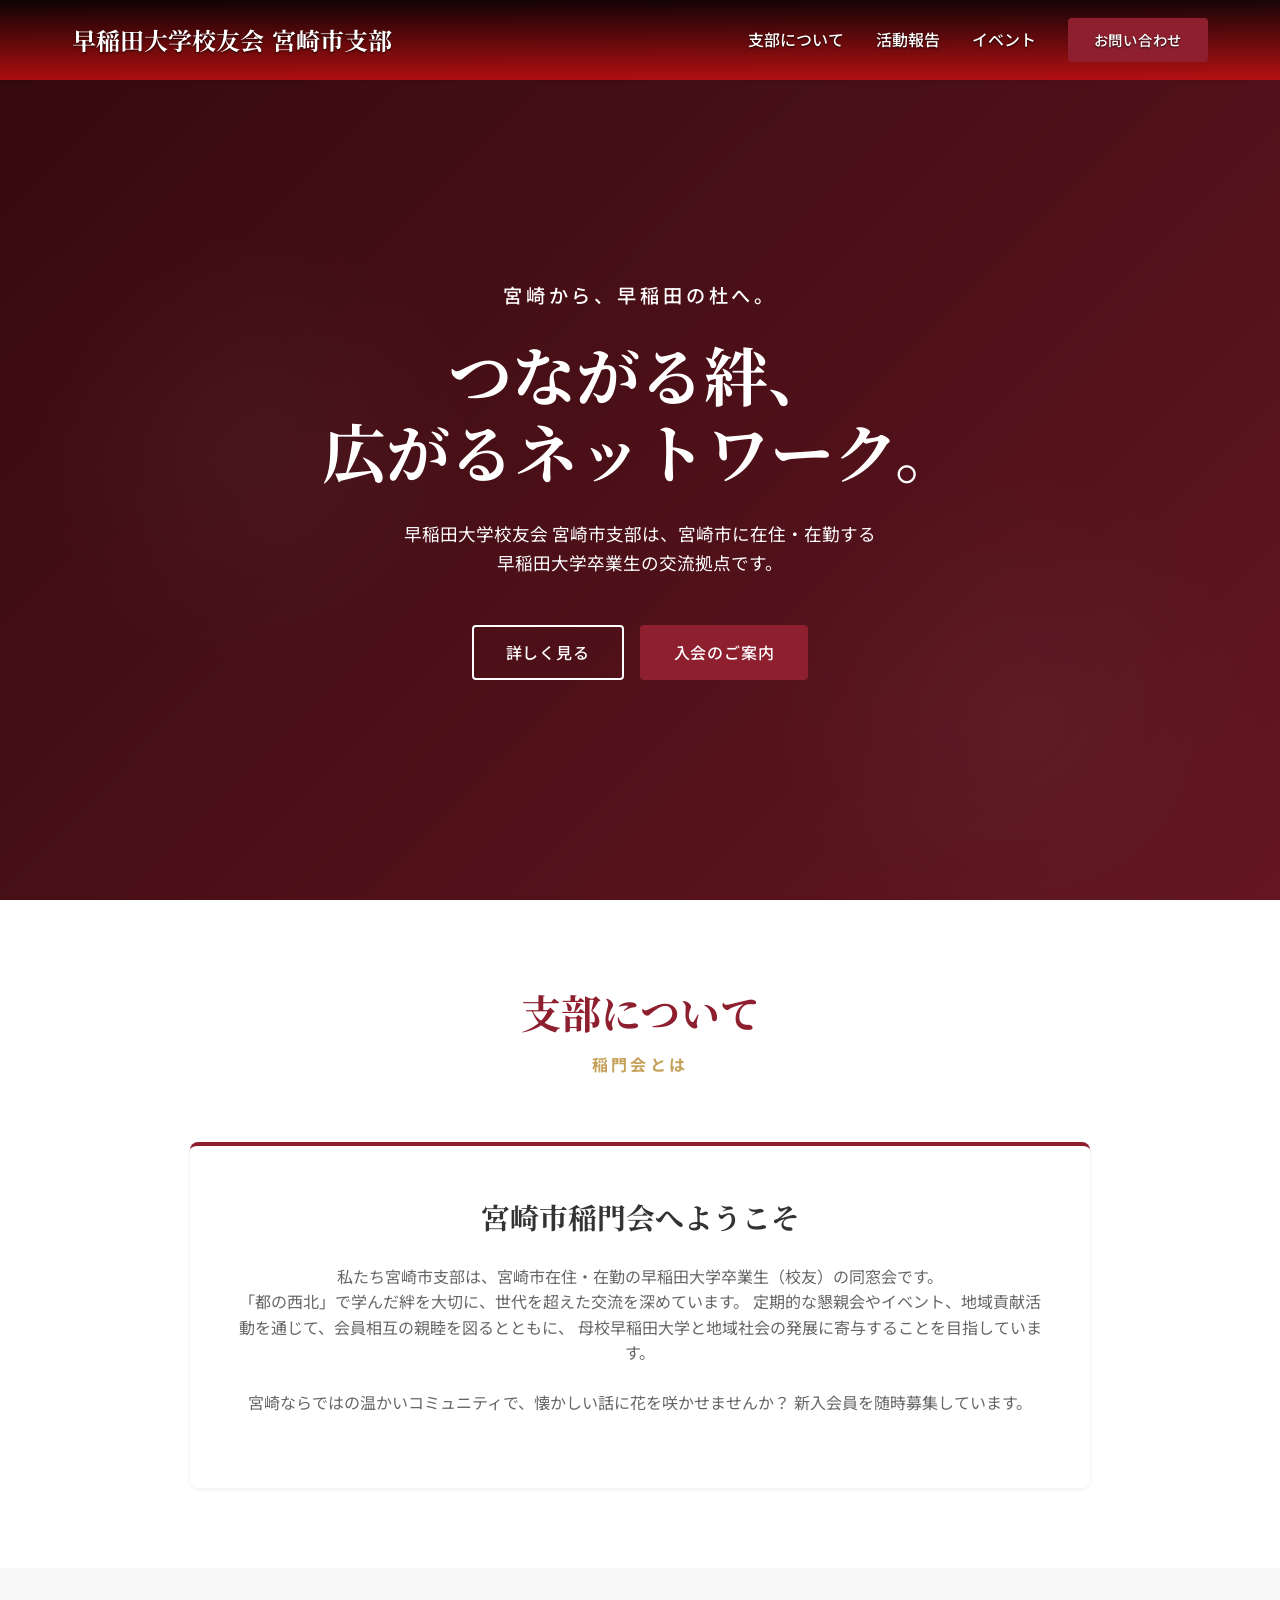
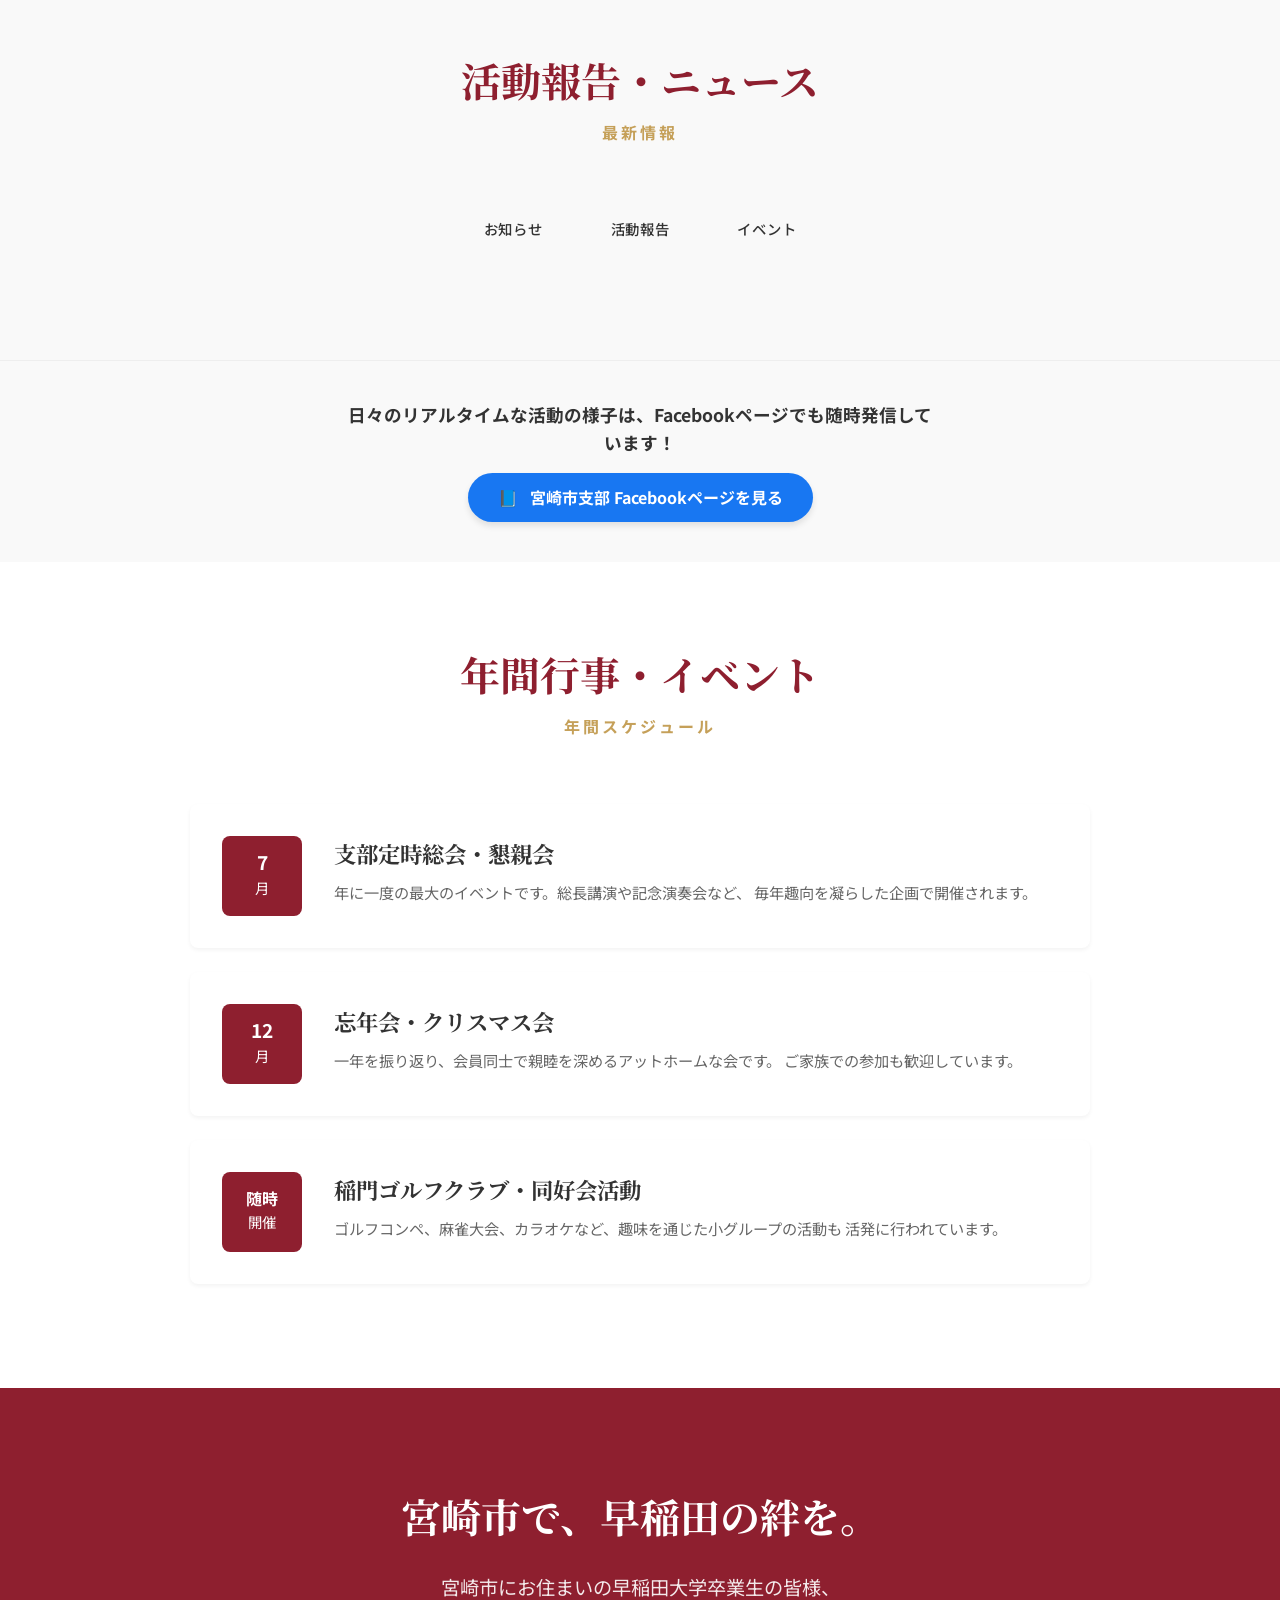
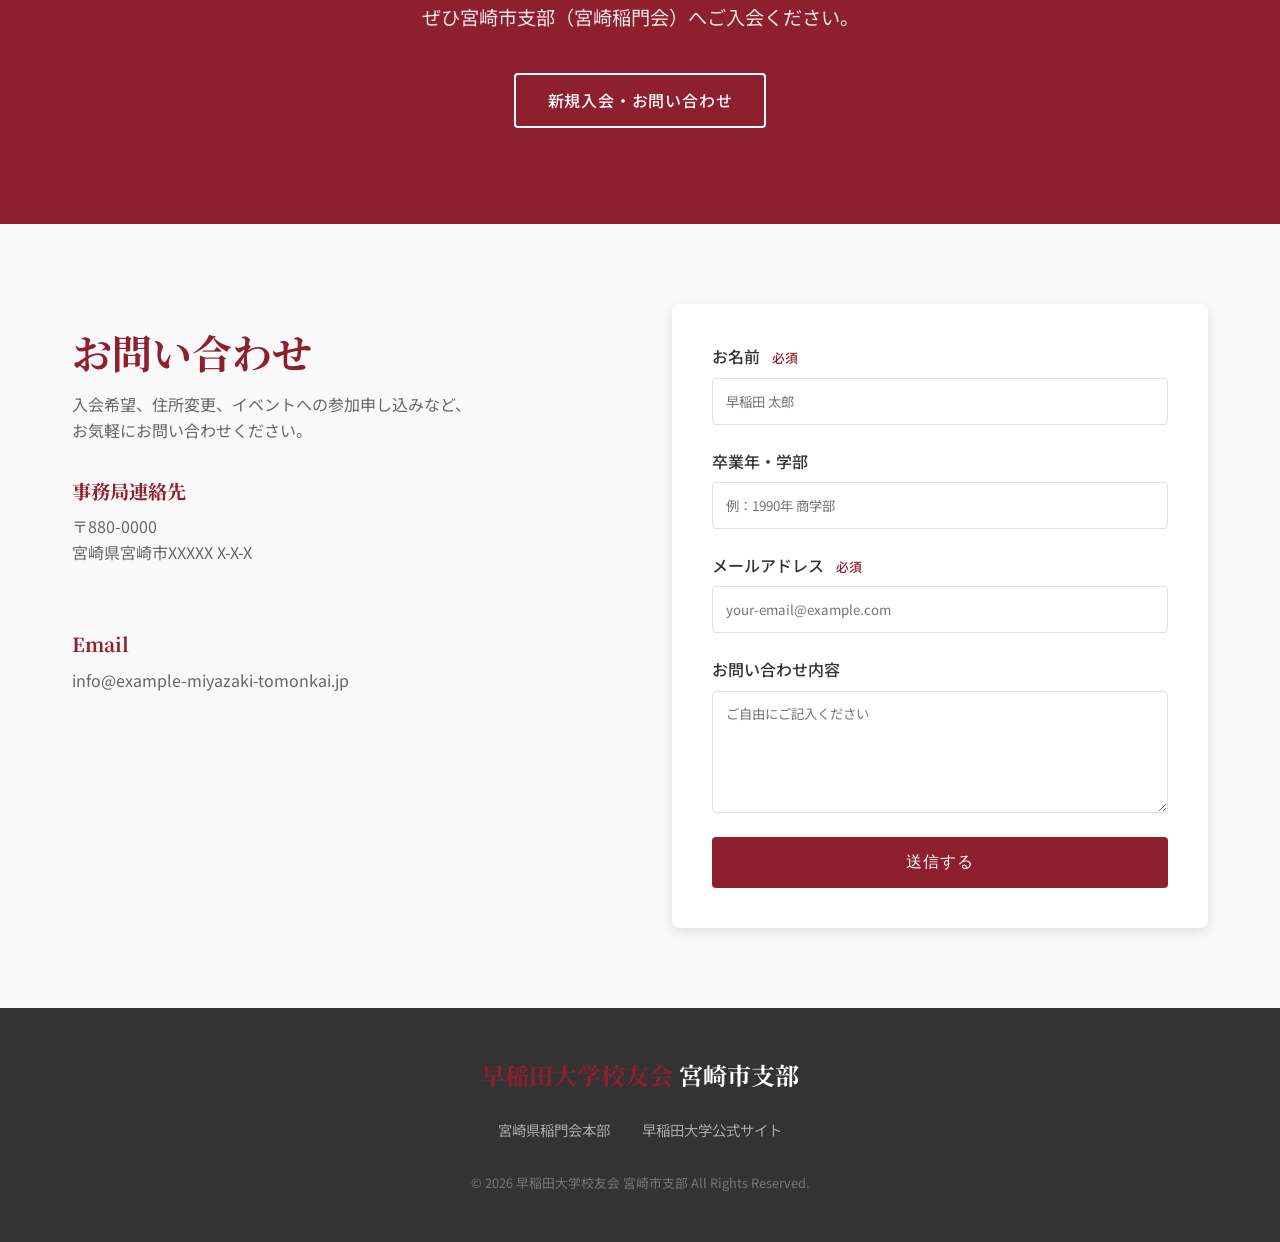
<file: index.html>
<head>
    <meta charset="UTF-8">
    <meta name="viewport" content="width=device-width, initial-scale=1.0">
    <title>早稲田大学校友会 宮崎市支部 | 公式サイト</title>
    <meta name="description" content="早稲田大学校友会宮崎市支部の公式ランディングページです。活動報告、イベント情報、入会案内など。">
    <link rel="preconnect" href="https://fonts.googleapis.com">
    <link rel="preconnect" href="https://fonts.gstatic.com" crossorigin>
    <link
        href="https://fonts.googleapis.com/css2?family=Noto+Sans+JP:wght@400;500;700&family=Noto+Serif+JP:wght@400;700&display=swap"
        rel="stylesheet">
    <link rel="stylesheet" href="style.css">
    <!-- <meta name="referrer" content="no-referrer"> -->
</head>

<body>
    <header id="header">
        <div class="container header-container">
            <div class="logo">
                <span class="waseda-red">早稲田大学校友会</span>
                <span class="branch-name">宮崎市支部</span>
            </div>
            <nav class="desktop-nav">
                <ul>
                    <li><a href="#about">支部について</a></li>
                    <li><a href="#news">活動報告</a></li>
                    <li><a href="#events">イベント</a></li>
                    <li><a href="#contact" class="btn btn-primary sm">お問い合わせ</a></li>
                </ul>
            </nav>
            <button class="mobile-menu-btn" aria-label="メニューを開く">
                <span></span>
                <span></span>
                <span></span>
            </button>
        </div>
        <div class="mobile-nav">
            <ul>
                <li><a href="#about">支部について</a></li>
                <li><a href="#news">活動報告</a></li>
                <li><a href="#events">イベント</a></li>
                <li><a href="#contact">お問い合わせ</a></li>
            </ul>
        </div>
    </header>

    <main>
        <section class="hero">
            <div class="hero-overlay"></div>
            <div class="container hero-content">
                <p class="hero-subtitle fade-in">宮崎から、早稲田の杜へ。</p>
                <h1 class="hero-title fade-in delay-1">つながる絆、<br>広がるネットワーク。</h1>
                <p class="hero-description fade-in delay-2">
                    早稲田大学校友会 宮崎市支部は、宮崎市に在住・在勤する<br>
                    早稲田大学卒業生の交流拠点です。
                </p>
                <div class="hero-buttons fade-in delay-3">
                    <a href="#about" class="btn btn-white">詳しく見る</a>
                    <a href="#contact" class="btn btn-primary">入会のご案内</a>
                </div>
            </div>
        </section>

        <section id="about" class="section about-section">
            <div class="container">
                <div class="section-header">
                    <h2 class="section-title">支部について</h2>
                    <p class="section-subtitle">稲門会とは</p>
                </div>
                <div class="about-content">
                    <div class="about-text">
                        <h3>宮崎市稲門会へようこそ</h3>
                        <p>
                            私たち宮崎市支部は、宮崎市在住・在勤の早稲田大学卒業生（校友）の同窓会です。<br>
                            「都の西北」で学んだ絆を大切に、世代を超えた交流を深めています。
                            定期的な懇親会やイベント、地域貢献活動を通じて、会員相互の親睦を図るとともに、
                            母校早稲田大学と地域社会の発展に寄与することを目指しています。
                        </p>
                        <p>
                            宮崎ならではの温かいコミュニティで、懐かしい話に花を咲かせませんか？
                            新入会員を随時募集しています。
                        </p>
                    </div>
                </div>
            </div>
        </section>

        <section id="news" class="section bg-light">
            <div class="container">
                <div class="section-header">
                    <h2 class="section-title">活動報告・ニュース</h2>
                    <p class="section-subtitle">最新情報</p>
                </div>
                <div class="news-categories" style="text-align:center; margin-bottom:2rem;">
                    <a href="category.html?cat=お知らせ" class="btn sm" style="margin:0 8px;">お知らせ</a>
                    <a href="category.html?cat=活動報告" class="btn sm" style="margin:0 8px;">活動報告</a>
                    <a href="category.html?cat=イベント告知" class="btn sm" style="margin:0 8px;">イベント</a>
                </div>
                <div id="news-list" class="news-grid">            
                </div>
            </div>
        </section>

        <section class="facebook-link-section" style="padding: 40px 20px; text-align: center; background-color: #f9f9f9; border-top: 1px solid #eee;">
        <div style="max-width: 600px; margin: 0 auto;">
            <p style="font-size: 1.1rem; color: #333; margin-bottom: 15px; font-weight: bold;">
            日々のリアルタイムな活動の様子は、Facebookページでも随時発信しています！
            </p>
            <a href="【ここに実際のFacebookページのURLを入れる】" target="_blank" rel="noopener noreferrer" style="display: inline-block; background-color: #1877F2; color: #ffffff; padding: 12px 30px; border-radius: 25px; text-decoration: none; font-weight: bold; font-size: 1rem; box-shadow: 0 4px 6px rgba(0,0,0,0.1); transition: background-color 0.3s;">
            <span style="margin-right: 8px;">📘</span> 宮崎市支部 Facebookページを見る
            </a>
        </div>
        </section>
        
        <section id="events" class="section">
            <div class="container">
                <div class="section-header">
                    <h2 class="section-title">年間行事・イベント</h2>
                    <p class="section-subtitle">年間スケジュール</p>
                </div>
                <div class="events-list">
                    <div class="event-item">
                        <div class="event-month">
                            <span class="month-en">7</span>
                            <span class="month-jp">月</span>
                        </div>
                        <div class="event-details">
                            <h3 class="event-name">支部定時総会・懇親会</h3>
                            <p class="event-desc">
                                年に一度の最大のイベントです。総長講演や記念演奏会など、
                                毎年趣向を凝らした企画で開催されます。
                            </p>
                        </div>
                    </div>
                    <div class="event-item">
                        <div class="event-month">
                            <span class="month-en">12</span>
                            <span class="month-jp">月</span>
                        </div>
                        <div class="event-details">
                            <h3 class="event-name">忘年会・クリスマス会</h3>
                            <p class="event-desc">
                                一年を振り返り、会員同士で親睦を深めるアットホームな会です。
                                ご家族での参加も歓迎しています。
                            </p>
                        </div>
                    </div>
                    <div class="event-item">
                        <div class="event-month">
                            <span class="month-en" style="font-size: 1rem;">随時</span>
                            <span class="month-jp">開催</span>
                        </div>
                        <div class="event-details">
                            <h3 class="event-name">稲門ゴルフクラブ・同好会活動</h3>
                            <p class="event-desc">
                                ゴルフコンペ、麻雀大会、カラオケなど、趣味を通じた小グループの活動も
                                活発に行われています。
                            </p>
                        </div>
                    </div>
                </div>
            </div>
        </section>

        <section id="cta" class="cta-section">
            <div class="container">
                <h2>宮崎市で、早稲田の絆を。</h2>
                <p>宮崎市にお住まいの早稲田大学卒業生の皆様、<br>ぜひ宮崎市支部（宮崎稲門会）へご入会ください。</p>
                <a href="#contact" class="btn btn-white btn-large">新規入会・お問い合わせ</a>
            </div>
        </section>

        <section id="contact" class="section bg-light">
            <div class="container contact-container">
                <div class="contact-info">
                    <h2 class="section-title">お問い合わせ</h2>
                    <p>
                        入会希望、住所変更、イベントへの参加申し込みなど、<br>
                        お気軽にお問い合わせください。
                    </p>
                    <div class="contact-methods">
                        <div class="contact-method">
                            <h3>事務局連絡先</h3>
                            <p>〒880-0000<br>宮崎県宮崎市XXXXX X-X-X</p>
                        </div>
                        <div class="contact-method">
                            <h3>Email</h3>
                            <p>info@example-miyazaki-tomonkai.jp</p>
                        </div>
                    </div>
                </div>
                <div class="contact-form-wrapper">
                    <form class="contact-form" onsubmit="event.preventDefault(); alert('デモサイトのため送信されません');">
                        <div class="form-group">
                            <label for="name">お名前 <span class="required">必須</span></label>
                            <input type="text" id="name" placeholder="早稲田 太郎" required>
                        </div>
                        <div class="form-group">
                            <label for="grad-year">卒業年・学部</label>
                            <input type="text" id="grad-year" placeholder="例：1990年 商学部">
                        </div>
                        <div class="form-group">
                            <label for="email">メールアドレス <span class="required">必須</span></label>
                            <input type="email" id="email" placeholder="your-email@example.com" required>
                        </div>
                        <div class="form-group">
                            <label for="message">お問い合わせ内容</label>
                            <textarea id="message" rows="5" placeholder="ご自由にご記入ください"></textarea>
                        </div>
                        <button type="submit" class="btn btn-primary full-width">送信する</button>
                    </form>
                </div>
            </div>
        </section>
    </main>

    <footer>
        <div class="container footer-container">
            <div class="footer-logo">
                <span class="waseda-red">早稲田大学校友会</span> 宮崎市支部
            </div>
            <div class="footer-links">
                <a href="http://mz10mon.jpn.org/" target="_blank">宮崎県稲門会本部</a>
                <a href="https://www.waseda.jp/" target="_blank">早稲田大学公式サイト</a>
            </div>
            <p class="copyright">&copy; 2026 早稲田大学校友会 宮崎市支部 All Rights Reserved.</p>
        </div>
    </footer>

    <script src="script.js"></script>
</body>

</html>
</file>
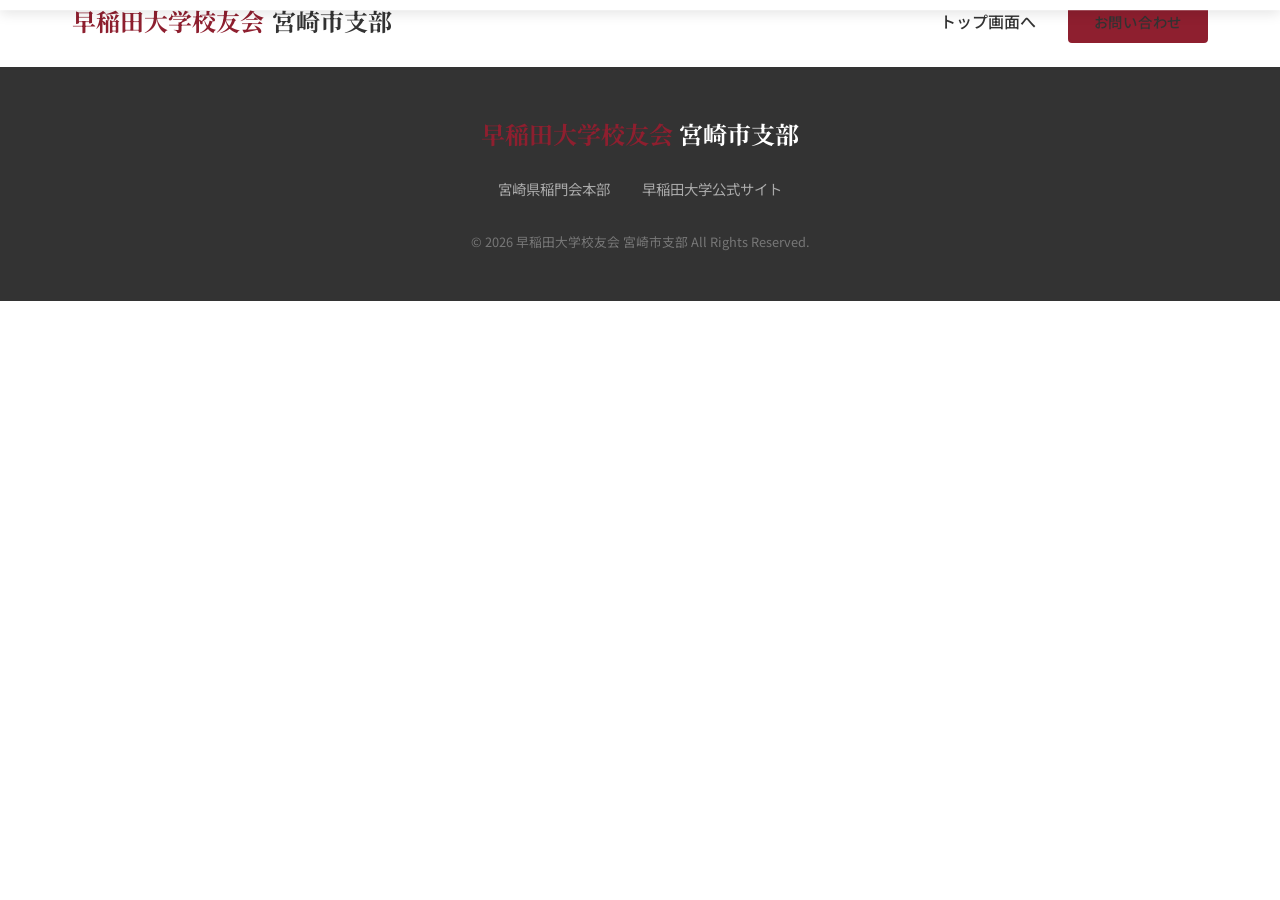
<file: category.html>
<!DOCTYPE html>
<html lang="ja">
<head>
    <meta charset="UTF-8">
    <meta name="viewport" content="width=device-width, initial-scale=1.0">
    <title>カテゴリー別記事一覧 | 早稲田大学校友会 宮崎市支部</title>
    <link rel="preconnect" href="https://fonts.googleapis.com">
    <link rel="preconnect" href="https://fonts.gstatic.com" crossorigin>
    <link
        href="https://fonts.googleapis.com/css2?family=Noto+Sans+JP:wght@400;500;700&family=Noto+Serif+JP:wght@400;700&display=swap"
        rel="stylesheet">
    <link rel="stylesheet" href="style.css">
</head>

<body>
    <header>
        <div class="container header-container">
            <div class="logo">
                <span class="waseda-red">早稲田大学校友会</span>
                <span class="branch-name">宮崎市支部</span>
            </div>
            <nav class="desktop-nav">
                <ul>
                    <li><a href="index.html">トップ画面へ</a></li>
                    <li><a href="index.html#contact" class="btn btn-primary sm">お問い合わせ</a></li>
                </ul>
            </nav>
            <button class="mobile-menu-btn" aria-label="メニューを開く">
                <span></span>
                <span></span>
                <span></span>
            </button>
        </div>
        <div class="mobile-nav">
            <ul>
                <li><a href="index.html">トップ画面へ</a></li>
                <li><a href="index.html#contact">お問い合わせ</a></li>
            </ul>
        </div>
    </header>

    <main class="container">
        <h1 id="category-title"></h1>
        <div id="category-list" class="news-grid"></div>
    </main>

    <footer>
        <div class="container footer-container">
            <div class="footer-logo">
                <span class="waseda-red">早稲田大学校友会</span> 宮崎市支部
            </div>
            <div class="footer-links">
                <a href="http://mz10mon.jpn.org/" target="_blank">宮崎県稲門会本部</a>
                <a href="https://www.waseda.jp/" target="_blank">早稲田大学公式サイト</a>
            </div>
            <p class="copyright">&copy; 2026 早稲田大学校友会 宮崎市支部 All Rights Reserved.</p>
        </div>
    </footer>

    <script src="script.js"></script>
    <script src="category.js?v=2"></script>
</body>
</html>
</file>
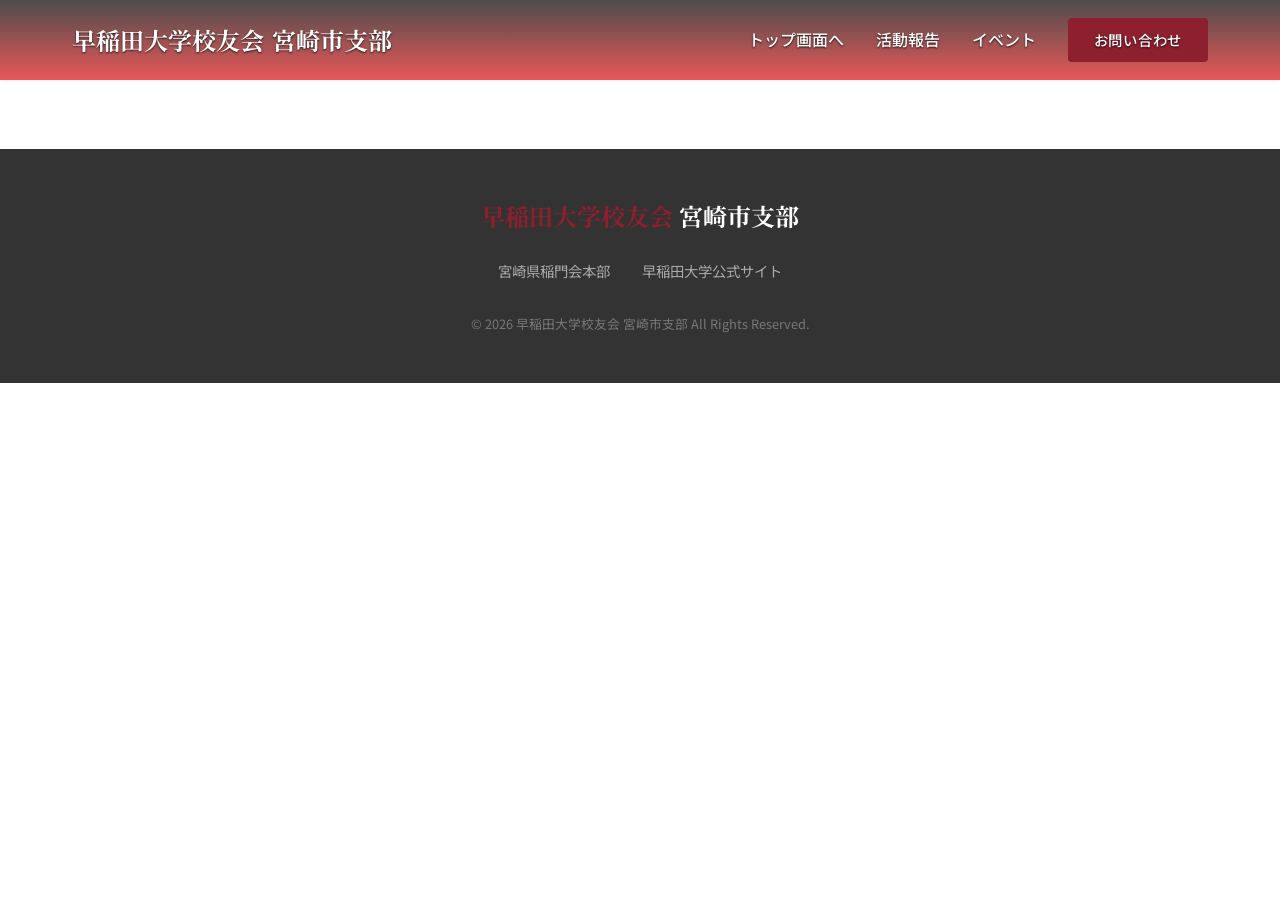
<file: news.html>
<!DOCTYPE html>
<html lang="ja">
<head>
    <meta charset="UTF-8">
    <meta name="viewport" content="width=device-width, initial-scale=1.0">
    <title>記事詳細 | 早稲田大学校友会 宮崎市支部</title> 
    <link rel="preconnect" href="https://fonts.googleapis.com">
    <link rel="preconnect" href="https://fonts.gstatic.com" crossorigin>
    <link
        href="https://fonts.googleapis.com/css2?family=Noto+Sans+JP:wght@400;500;700&family=Noto+Serif+JP:wght@400;700&display=swap"
        rel="stylesheet">
    <link rel="stylesheet" href="style.css">
</head>

<body>
    <header id="header">
        <div class="container header-container">
            <div class="logo">
                <span class="waseda-red">早稲田大学校友会</span>
                <span class="branch-name">宮崎市支部</span>
            </div>
            <nav class="desktop-nav">
                <ul>
                    <li><a href="index.html">トップ画面へ</a></li> 
                    <li><a href="index.html#news">活動報告</a></li>
                    <li><a href="index.html#events">イベント</a></li>
                    <li><a href="index.html#contact" class="btn btn-primary sm">お問い合わせ</a></li>
                </ul>
            </nav>
            <button class="mobile-menu-btn" aria-label="メニューを開く">
                <span></span>
                <span></span>
                <span></span>
            </button>
        </div>
        <div class="mobile-nav">
            <ul>
                <li><a href="index.html">トップ画面へ</a></li>
                <li><a href="index.html#news">活動報告</a></li>
                <li><a href="index.html#events">イベント</a></li>
                <li><a href="index.html#contact">お問い合わせ</a></li>
            </ul>
        </div>
    </header>

    <main class="container">
        <article id="news-article">
            <br><br><br>
            <h2 id="article-title"></h2>
            <p id="article-date"></p> 
            <!-- <img src="images/${item.image}" alt="" style="max-width:100%; margin:20px 0;"> -->
            <img id="article-image" alt="" style="max-width:100%; margin:20px 0;">
            <div id="article-body" style="margin-left: auto; margin-right: auto;"></div>
            <br>
        </article>
    </main>

    <footer>
        <div class="container footer-container">
            <div class="footer-logo">
                <span class="waseda-red">早稲田大学校友会</span> 宮崎市支部
            </div>
            <div class="footer-links">
                <a href="http://mz10mon.jpn.org/" target="_blank">宮崎県稲門会本部</a>
                <a href="https://www.waseda.jp/" target="_blank">早稲田大学公式サイト</a>
            </div>
            <p class="copyright">&copy; 2026 早稲田大学校友会 宮崎市支部 All Rights Reserved.</p>
        </div>
    </footer>

    <script src="script.js"></script>
    <script src="news.js"></script>
</body>
</html>

</html>
</file>
<file: style.css>
/* CSS Variables */
:root {
    --text-primary: #333333;
    --text-secondary: #666666;
    --waseda-maroon: #8E1F2F;
    /* Official-ish Waseda Maroon */
    --waseda-red-light: #A52A3C;
    --bg-light: #F9F9F9;
    --bg-white: #FFFFFF;
    --border-color: #E0E0E0;
    --gold-accent: #C5A059;
    /* Complimentary gold/beige */
    --shadow-sm: 0 2px 4px rgba(0, 0, 0, 0.05);
    --shadow-md: 0 4px 12px rgba(0, 0, 0, 0.1);
    --font-sans: 'Noto Sans JP', sans-serif;
    --font-serif: 'Noto Serif JP', serif;
    --container-width: 1200px;
}

/* Reset & Base Styles */
* {
    margin: 0;
    padding: 0;
    box-sizing: border-box;
}

html {
    scroll-behavior: smooth;
}

body {
    font-family: var(--font-sans);
    color: var(--text-primary);
    line-height: 1.6;
    background-color: var(--bg-white);
}

a {
    text-decoration: none;
    color: inherit;
    transition: all 0.3s ease;
}

ul {
    list-style: none;
}

img {
    max-width: 100%;
    height: auto;
}

.container {
    max-width: var(--container-width);
    margin: 0 auto;
    padding: 0 2rem;
}

/* Buttons */
.btn {
    display: inline-block;
    padding: 0.8rem 2rem;
    border-radius: 4px;
    font-weight: 500;
    text-align: center;
    cursor: pointer;
    font-size: 1rem;
    letter-spacing: 0.05em;
}

.btn-primary {
    background-color: var(--waseda-maroon);
    color: white;
    border: 2px solid var(--waseda-maroon);
}

.btn-primary:hover {
    background-color: var(--waseda-red-light);
    border-color: var(--waseda-red-light);
}

.btn-white {
    background-color: transparent;
    color: white;
    border: 2px solid white;
}

.btn-white:hover {
    background-color: white;
    color: var(--waseda-maroon);
}

.btn.sm {
    padding: 0.5rem 1.5rem;
    font-size: 0.9rem;
}

.btn.full-width {
    width: 100%;
}

.section {
    padding: 5rem 0;
}

.bg-light {
    background-color: var(--bg-light);
}

/* Typography Helpers */
.waseda-red {
    color: var(--waseda-maroon);
}

.section-header {
    text-align: center;
    margin-bottom: 4rem;
}

.section-title {
    font-family: var(--font-serif);
    font-size: 2.5rem;
    color: var(--waseda-maroon);
    margin-bottom: 0.5rem;
}

.section-subtitle {
    font-family: var(--font-sans);
    font-size: 1rem;
    color: var(--gold-accent);
    text-transform: uppercase;
    letter-spacing: 0.2em;
    font-weight: 700;
}

/* Header */
#header {
    position: fixed;
    top: 0;
    left: 0;
    width: 100%;
    /* Dark overlay and fallback color added for visibility */
    background-color: var(--waseda-maroon);
    background: linear-gradient(rgba(0, 0, 0, 0.7), rgba(223, 16, 16, 0.7)) repeat;
    /* background: linear-gradient(rgba(0, 0, 0, 0.7), rgba(0, 0, 0, 0.7)), url('morihe.jpg') repeat; */
    box-shadow: var(--shadow-sm);
    z-index: 1000;
    height: 80px;
    display: flex;
    align-items: center;
}

/* Ensure header text is visible on dark background */
#header .logo .branch-name,
#header .logo .waseda-red,
#header .desktop-nav a {
    color: white;
    text-shadow: 0 1px 2px rgba(0, 0, 0, 0.8);
}

#header .desktop-nav a:hover {
    color: var(--gold-accent);
}

#header .mobile-menu-btn span {
    background-color: white;
    box-shadow: 0 1px 2px rgba(0, 0, 0, 0.8);
}

.header-container {
    display: flex;
    justify-content: space-between;
    align-items: center;
    width: 100%;
}

.logo {
    font-family: var(--font-serif);
    font-size: 1.5rem;
    font-weight: 700;
    display: flex;
    align-items: center;
    gap: 0.5rem;
}

.logo .branch-name {
    color: var(--text-primary);
}

.desktop-nav ul {
    display: flex;
    gap: 2rem;
    align-items: center;
}

.desktop-nav a {
    font-weight: 500;
    color: var(--text-primary);
}

.desktop-nav a:hover {
    color: var(--waseda-maroon);
}

.mobile-menu-btn {
    display: none;
    background: none;
    border: none;
    cursor: pointer;
    flex-direction: column;
    gap: 5px;
}

.mobile-menu-btn span {
    display: block;
    width: 25px;
    height: 2px;
    background-color: var(--text-primary);
    transition: 0.3s;
}

.mobile-nav {
    position: fixed;
    top: 80px;
    left: 0;
    width: 100%;
    background-color: white;
    padding: 2rem;
    box-shadow: var(--shadow-md);
    transform: translateY(-150%);
    transition: transform 0.3s ease;
    z-index: 999;
}

.mobile-nav.active {
    transform: translateY(0);
}

.mobile-nav ul {
    display: flex;
    flex-direction: column;
    gap: 1.5rem;
    text-align: center;
}

/* Hero Section */
.hero {
    position: relative;
    height: 100vh;
    min-height: 600px;
    display: flex;
    align-items: center;
    justify-content: center;
    text-align: center;
    color: white;
    /* Premium Waseda Gradient Fallback */
    background: linear-gradient(135deg, #4A0E15 0%, #8E1F2F 100%);
    overflow: hidden;
}

/* Add a subtle pattern overlay if possible, or just keeping clean gradient */
.hero::before {
    content: '';
    position: absolute;
    top: 0;
    left: 0;
    right: 0;
    bottom: 0;
    background-image:
        radial-gradient(circle at 20% 50%, rgba(255, 255, 255, 0.05) 0%, transparent 20%),
        radial-gradient(circle at 80% 80%, rgba(255, 255, 255, 0.05) 0%, transparent 20%);
    z-index: 1;
}

.hero-overlay {
    position: absolute;
    top: 0;
    left: 0;
    width: 100%;
    height: 100%;
    background: rgba(0, 0, 0, 0.3);
    z-index: 2;
}

.hero-content {
    position: relative;
    z-index: 3;
    padding-top: 60px;
    /* Offset fixed header */
}

.hero-subtitle {
    font-size: 1.2rem;
    letter-spacing: 0.2em;
    margin-bottom: 1.5rem;
    font-weight: 500;
}

.hero-title {
    font-family: var(--font-serif);
    font-size: 4rem;
    line-height: 1.2;
    margin-bottom: 2rem;
    font-weight: 700;
}

.hero-description {
    font-size: 1.1rem;
    margin-bottom: 3rem;
    opacity: 0.9;
}

.hero-buttons {
    display: flex;
    gap: 1rem;
    justify-content: center;
}

/* Animations */
.fade-in {
    opacity: 0;
    transform: translateY(20px);
    animation: fadeIn 0.8s forwards;
}

.delay-1 {
    animation-delay: 0.2s;
}

.delay-2 {
    animation-delay: 0.4s;
}

.delay-3 {
    animation-delay: 0.6s;
}

@keyframes fadeIn {
    to {
        opacity: 1;
        transform: translateY(0);
    }
}

/* About Section */
.about-content {
    background-color: white;
    border-radius: 8px;
    padding: 3rem;
    box-shadow: var(--shadow-sm);
    max-width: 900px;
    margin: 0 auto;
    text-align: center;
    border-top: 4px solid var(--waseda-maroon);
}

.about-text h3 {
    font-family: var(--font-serif);
    font-size: 1.8rem;
    margin-bottom: 1.5rem;
    color: var(--text-primary);
}

.about-text p {
    margin-bottom: 1.5rem;
    color: var(--text-secondary);
}

/* News Section */
/* ===== NEWS CARD ===== */

.news-grid {
  display: grid;
  grid-template-columns: repeat(auto-fit, minmax(280px, 1fr));
  gap: 28px;
  margin-top: 24px;
}

.news-card {
  background: #fff;
  border-radius: 10px;
  overflow: hidden;
  box-shadow: 0 3px 8px rgba(0,0,0,0.15);
  transition: transform 0.25s ease, box-shadow 0.25s ease;
}

.news-card:hover {
  transform: translateY(-6px);
  box-shadow: 0 6px 14px rgba(0,0,0,0.22);
}

/* 画像 */
.news-card img {
  width: 100%;
  height: 180px;
  object-fit: cover;
}

/* タイトル */
.news-card h3 {
  font-size: 1.25rem;
  margin: 14px;
  color: #333;
  font-weight: 600;
  line-height: 1.4;
}

/* 日付 */
.news-card .date {
  margin: 0 14px;
  font-size: 0.9rem;
  color: #666;
}

/* 概要 */
.news-card p {
  margin: 14px;
  color: #444;
  line-height: 1.7;
}

/* リンク */
.news-card .more {
  display: inline-block;
  margin: 14px;
  padding: 8px 14px;
  background: #8b0000; /* 早稲田カラー */
  color: #fff;
  border-radius: 4px;
  text-decoration: none;
  font-size: 0.9rem;
  transition: background 0.2s ease;
}

.news-card .more:hover {
  background: #a00000;
}


/* Events Section */
.events-list {
    max-width: 900px;
    margin: 0 auto;
}

.event-item {
    display: flex;
    align-items: flex-start;
    padding: 2rem;
    background: white;
    border-radius: 8px;
    margin-bottom: 1.5rem;
    box-shadow: var(--shadow-sm);
    transition: transform 0.3s;
}

.event-item:hover {
    transform: translateX(10px);
}

.event-month {
    display: flex;
    flex-direction: column;
    align-items: center;
    justify-content: center;
    background-color: var(--waseda-maroon);
    color: white;
    width: 80px;
    height: 80px;
    border-radius: 8px;
    margin-right: 2rem;
    flex-shrink: 0;
}

.month-en {
    font-size: 1.2rem;
    font-weight: 700;
    line-height: 1;
}

.month-jp {
    font-size: 0.9rem;
    margin-top: 4px;
}

.event-details {
    flex: 1;
}

.event-name {
    font-family: var(--font-serif);
    font-size: 1.4rem;
    margin-bottom: 0.5rem;
    color: var(--text-primary);
}

.event-desc {
    color: var(--text-secondary);
    font-size: 0.95rem;
}

/* CTA Section */
.cta-section {
    background-color: var(--waseda-maroon);
    color: white;
    padding: 6rem 0;
    text-align: center;
}

.cta-section h2 {
    font-family: var(--font-serif);
    font-size: 2.5rem;
    margin-bottom: 1.5rem;
}

.cta-section p {
    font-size: 1.2rem;
    margin-bottom: 2.5rem;
    opacity: 0.9;
}

/* Contact Section */
.contact-container {
    display: grid;
    grid-template-columns: 1fr 1fr;
    gap: 4rem;
}

.contact-info {
    padding-top: 1rem;
}

.contact-info p {
    color: var(--text-secondary);
    margin-bottom: 2rem;
}

.contact-methods {
    display: grid;
    gap: 2rem;
}

.contact-method h3 {
    font-family: var(--font-serif);
    font-size: 1.2rem;
    margin-bottom: 0.5rem;
    color: var(--waseda-maroon);
}

.contact-form-wrapper {
    background: white;
    padding: 2.5rem;
    border-radius: 8px;
    box-shadow: var(--shadow-md);
}

.form-group {
    margin-bottom: 1.5rem;
}

.form-group label {
    display: block;
    margin-bottom: 0.5rem;
    font-weight: 500;
}

.required {
    color: var(--waseda-maroon);
    font-size: 0.8rem;
    margin-left: 0.5rem;
}

.form-group input,
.form-group textarea {
    width: 100%;
    padding: 0.8rem;
    border: 1px solid var(--border-color);
    border-radius: 4px;
    font-family: inherit;
    transition: border-color 0.3s;
}

.form-group input:focus,
.form-group textarea:focus {
    outline: none;
    border-color: var(--waseda-maroon);
}

/* Footer */
footer {
    background-color: #333;
    color: white;
    padding: 3rem 0;
    text-align: center;
}

.footer-logo {
    font-family: var(--font-serif);
    font-size: 1.5rem;
    margin-bottom: 1.5rem;
    font-weight: 700;
}

.footer-links {
    margin-bottom: 2rem;
    display: flex;
    justify-content: center;
    gap: 2rem;
}

.footer-links a {
    color: #aaa;
    font-size: 0.9rem;
}

.footer-links a:hover {
    color: white;
}

.copyright {
    color: #777;
    font-size: 0.8rem;
}

/* Responsive */
@media (max-width: 768px) {
    .section-title {
        font-size: 2rem;
    }

    .hero-title {
        font-size: 2.5rem;
    }

    .desktop-nav {
        display: none;
    }

    .mobile-menu-btn {
        display: flex;
    }

    .contact-container {
        grid-template-columns: 1fr;
        gap: 2rem;
    }

    .event-item {
        flex-direction: column;
        align-items: center;
        text-align: center;
    }

    .event-month {
        margin-right: 0;
        margin-bottom: 1rem;
    }
}
</file>
